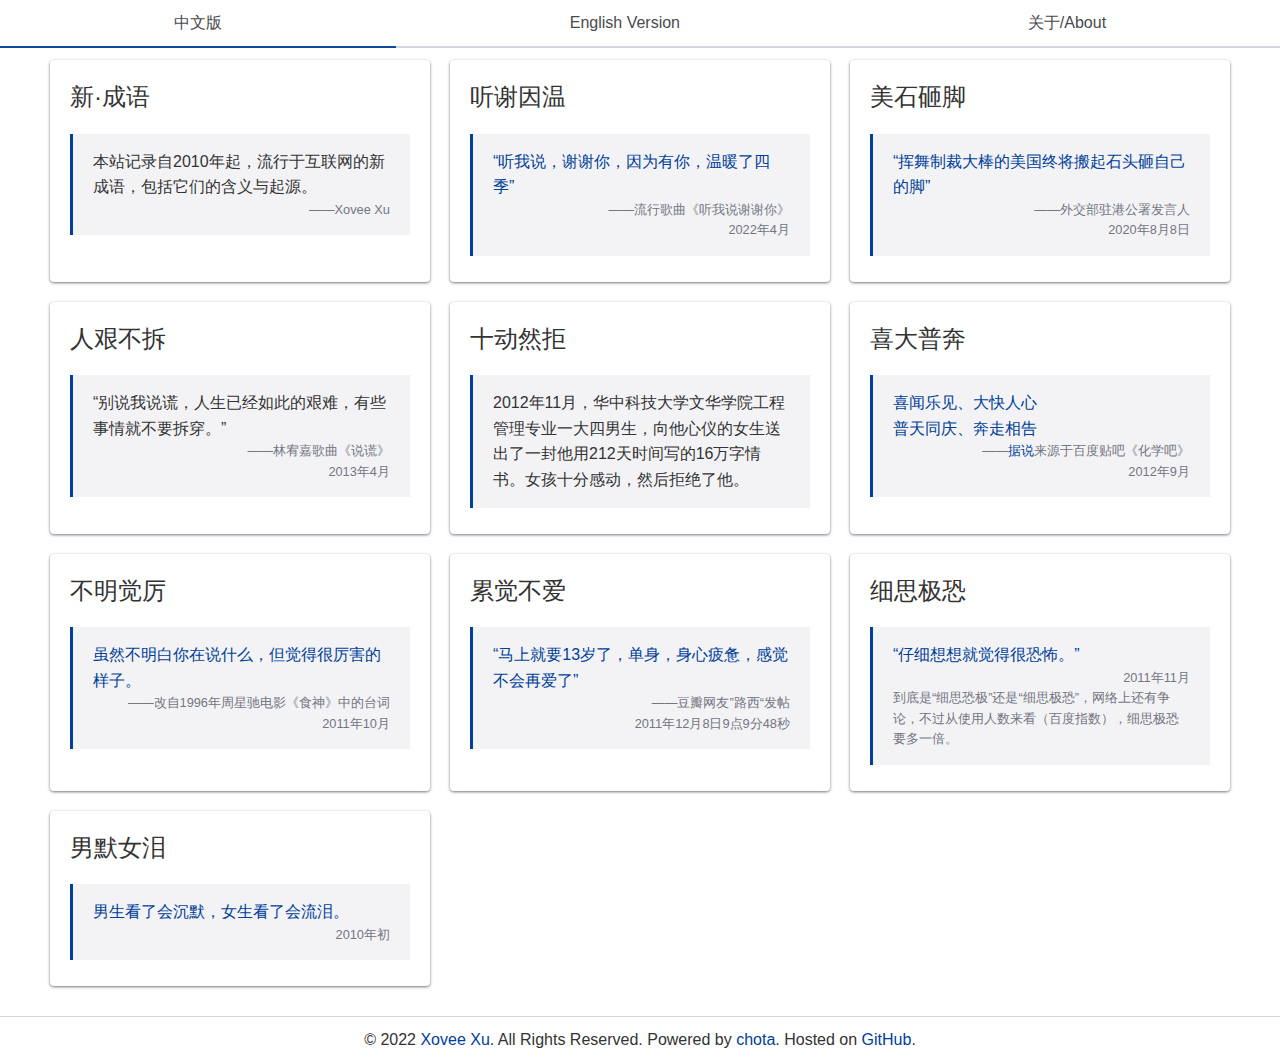
<file: index.html>
<!DOCTYPE html>
<html lang="zh">
<head>
  <meta charset="utf-8">
  <title>新成语 New Chinese Idioms</title>
  <meta name="description" content="记录一些有趣的产生于网络的新成语。">
  <meta name="viewport" content="width=device-width, initial-scale=1">

  <meta property="og:title" content="新成语 New Chinese Idioms">
  <meta property="og:type" content="">
  <meta property="og:url" content="">
  <meta property="og:image" content="">

  <link rel="stylesheet" href="css/normalize.css">
  <!-- <link rel="stylesheet" href="css/style.css"> -->
  <link rel="stylesheet" href="css/chota.css">
  <style>
    nav {margin-bottom: 2rem; overflow: hidden; position: fixed; top: 0; background-color: white; opacity: .95; width: 100%;}
    .main-top {margin-top: 6rem;}
  </style>
</head>

<body>

<nav class='tabs is-full'>
  <a id='nav-zh' onclick='tabShowHide(event, "tab-zh-content")' class='tablinks active'>中文版</a>
  <a id='nav-en' onclick='tabShowHide(event, "tab-en-content")' class='tablinks'>English Version</a>
  <a id='nav-about' onclick='tabShowHide(event, "tab-about-content")' class='tablinks'>关于/About</a>
</nav>

<main class="main-top container">

  <!-- Chinese version -->
  <div class="row tabcontent" id='tab-zh-content'>

    <div class="col-6 col-4-lg card">
      <h3>新·成语</h3>
      <blockquote>
        <p>本站记录自2010年起，流行于互联网的新成语，包括它们的含义与起源。<br>
          <small class='text-grey is-right'>——Xovee Xu</small>
        </p>
      </blockquote>
    </div>

    <div class="col-6 col-4-lg card">
      <h3>听谢因温</h3>
      <blockquote>
        <p><a href="https://baike.baidu.com/item/%E5%90%AC%E6%88%91%E8%AF%B4%E8%B0%A2%E8%B0%A2%E4%BD%A0" target="_blank">“听我说，谢谢你，因为有你，温暖了四季”</a><br>
          <small class="text-grey is-right">——流行歌曲《听我说谢谢你》</small>
          <small class="text-grey is-right">2022年4月</small>
        </p>
      </blockquote>
    </div>

    <div class="col-6 col-4-lg card">
      <h3>美石砸脚</h3>
      <blockquote>
        <p><a href="http://www.xinhuanet.com/gangao/2020-08/08/c_1126343398.htm" target="_blank">“挥舞制裁大棒的美国终将搬起石头砸自己的脚”</a><br>
          <small class="text-grey is-right">——外交部驻港公署发言人</small>
          <small class="text-grey is-right">2020年8月8日</small>
        </p>
      </blockquote>
    </div>

    <div class="col-6 col-4-lg card">
      <h3>人艰不拆</h3>
      <blockquote>
        <p>“别说我说谎，人生已经如此的艰难，有些事情就不要拆穿。”
          <small class="text-grey is-right">——林宥嘉歌曲《说谎》</small>
          <small class="text-grey is-right">2013年4月</small>
        </p>
      </blockquote>
    </div>

    <div class="col-6 col-4-lg card">
      <h3>十动然拒</h3>
      <blockquote>
        <p>2012年11月，华中科技大学文华学院工程管理专业一大四男生，向他心仪的女生送出了一封他用212天时间写的16万字情书。女孩十分感动，然后拒绝了他。</p>
      </blockquote>
    </div>

    <div class="col-6 col-4-lg card">
      <h3>喜大普奔</h3>
      <blockquote>
        <p><a href="https://baike.baidu.com/item/%E5%96%9C%E5%A4%A7%E6%99%AE%E5%A5%94/6212399" target="_blank">喜闻乐见、大快人心<br>普天同庆、奔走相告</a><br>
          <small class="text-grey is-right">——<a href='https://www.zhihu.com/question/23727887/answer/1874623721' target='_blank'>据说</a>来源于百度贴吧《化学吧》</small>
          <small class="text-grey is-right">2012年9月</small>
        </p>
      </blockquote>
    </div>

    <div class="col-6 col-4-lg card">
      <h3>不明觉厉</h3>
      <blockquote>
        <p><a href="https://baike.baidu.com/item/%E8%99%BD%E4%B8%8D%E6%98%8E%EF%BC%8C%E4%BD%86%E8%A7%89%E5%8E%89/5455579" target="_blank">
          虽然不明白你在说什么，但觉得很厉害的样子。</a><br>
          <small class="text-grey is-right">——改自1996年周星驰电影《食神》中的台词</small>
          <small class="text-grey is-right">2011年10月</small>
        </p>
      </blockquote>
    </div>

    <div class="col-6 col-4-lg card">
      <h3>累觉不爱</h3>
      <blockquote>
        <p><a href="https://www.douban.com/group/topic/23952704/" target="_blank">
          “马上就要13岁了，单身，身心疲惫，感觉不会再爱了”</a><br>
          <small class="text-grey is-right">——豆瓣网友”路西“发帖</small>
          <small class="text-grey is-right">2011年12月8日9点9分48秒</small>
        </p>
      </blockquote>
    </div>

    <div class="col-6 col-4-lg card">
      <h3>细思极恐</h3>
      <blockquote>
        <p><a href="https://baike.baidu.com/item/%E7%BB%86%E6%80%9D%E6%81%90%E6%9E%81/9018798" target="_blank">
          “仔细想想就觉得很恐怖。”</a><br>
          <small class="text-grey is-right">2011年11月</small>
          <small class="text-grey is-right">到底是“细思恐极”还是“细思极恐”，网络上还有争论，不过从使用人数来看（百度指数），细思极恐要多一倍。</small>
        </p>
      </blockquote>
    </div>

    <div class="col-6 col-4-lg card">
      <h3>男默女泪</h3>
      <blockquote>
        <p><a href="https://baike.baidu.com/item/%E7%94%B7%E9%BB%98%E5%A5%B3%E6%B3%AA" target="_blank">
          男生看了会沉默，女生看了会流泪。</a><br>
          <small class="text-grey is-right">2010年初</small>
        </p>
      </blockquote>
    </div>

  </div>

  <!-- English version -->
  <div class='row tabcontent' id='tab-en-content'>

    <div class="col-4 card">
        <h3>New Chinese Idioms</h3>
        <blockquote>
          <p>This website records the new Chinese idioms popular since 2010 in the Internet. The explanations/origins of the new idioms are also included.<br>
            <small class='text-grey is-right'>——Xovee Xu</small>
          </p>
        </blockquote>
    </div>

    <div class="col-8 card">
        <h3>Guidance</h3>
        <p>How each card is organized?</p>
        
        <ul>
          <li>Line 1: Original four-word Chinese idiom</li>
          <li>Line 2: Absolute word-to-word Translation</li>
          <li>Line 3: Origin, a related "sentence" or "social event" that motivates the creation of the idiom</li>
          <li>Line 4: English explanation</li>
        </ul>
    </div>

    <div class='col-6 card'>
      <div class='row bd large'>
        <div class='col'>听</div>
        <div class='col'>谢</div>
        <div class='col'>因</div>
        <div class='col'>温</div>
      </div>
      <div class='row'>
        <div class='col'>hear</div>
        <div class='col'>thank</div>
        <div class='col'>because</div>
        <div class='col'>warm</div>
      </div>
      <div class='row'>
        <blockquote>
          <p>This new idiom is from a popular Chinese song's lyric: "<mark>听</mark>我说，<mark>谢</mark>谢你，<mark>因</mark>为有你，<mark>温</mark>暖了四季" from <i>听我说谢谢你</i> by 李昕融. Translation of the lyric: "I want to say, thank you, because of you, (your behaviors) warm the four seasons". The popularity of this song is because during the COVID-19 outbreak in Shanghai city in April 2022, many students are required to sing this song (often with dancing) to show their gratitudes to the epidemic prevention workers after receiving the virus-NAT. Many netizens are sick of those "hypocritical shows".</p>
        </blockquote>
      </div>
      <div class='row'>
        <p>Simply means "Thank you," but with irony.</p>
      </div>
    </div>

    <div class='col-6 card'>
      <div class='row bd large'>
        <div class='col'>美</div>
        <div class='col'>石</div>
        <div class='col'>砸</div>
        <div class='col'>脚</div>
      </div>
      <div class='row'>
        <div class='col'>beauty (USA)</div>
        <div class='col'>rock</div>
        <div class='col'>break/drop</div>
        <div class='col'>foot</div>
      </div>
      <div class='row'>
        <blockquote>
          <p>Many official spokesmans of China (e.g., from the Ministry of Foreign Affairs) often criticize the USA's policies (e.g., the trading war) and quote a Chinese proverb: <i>Lift a rock only to drop it on one's own feet (in Chinese 搬起石头砸自己的脚)</i>, similar to the English proverb <i>shoot oneself in the foot</i>. This new idiom is created by select four key words of the spokesman's speak: The <mark>USA</mark> lifts a <mark>rock</mark> only to <mark>drop</mark> it on his own <mark>feet</mark>. Netizens make jokes like "USA almost runs out of its rocks," "The stones in Yellowstone National Park are all used."
          </p>
        </blockquote>
      </div>
      <div class='row'>
        <p>Criticize USA's China policy, but with irony.</p>
      </div>
    </div>

    <div class='col-6 card'>
      <div class='row bd large'>
        <div class='col'>人</div>
        <div class='col'>艰</div>
        <div class='col'>不</div>
        <div class='col'>拆</div>
      </div>
      <div class='row'>
        <div class='col'>people</div>
        <div class='col'>tough</div>
        <div class='col'>don't</div>
        <div class='col'>debunk</div>
      </div>
      <div class='row'>
        <blockquote>
          <p>This new idiom is originally from Yoga Lin's song <i>lying</i>, the lyric says: "Don't tell me lies, life is already so tough, something don't need to be debunked (in Chinese 别说我说谎，人生已经如此的艰难，有些事情就不要拆穿)." Become popular since April 2013.</p>
        </blockquote>
      </div>
      <div class='row'>
        <p>Meaning: <i>someone</i>'s lot in life is already bad, thus don't expose something (of <i>someone</i>).</p>
      </div>
    </div>

    <div class='col-6 card'>
      <div class='row bd large'>
        <div class='col'>十</div>
        <div class='col'>动</div>
        <div class='col'>然</div>
        <div class='col'>拒</div>
      </div>
      <div class='row'>
        <div class='col'>ten</div>
        <div class='col'>touch</div>
        <div class='col'>however</div>
        <div class='col'>refuse</div>
      </div>
      <div class='row'>
        <blockquote>
          <p>In November 2012, a senior student of the Huazhong University of Science and Technology spent 212 days writing a long love letter (160K words) to a girl. The girl was so touched but refused the boy. </p>
          <p>"Ten" is a symbolic number means "Very" in context. </p>
        </blockquote>
      </div>
      <div class='row'>
        <p>Someone is so touched by something but refuses it.</p>
      </div>
    </div>

    <div class='col-6 card'>
      <div class='row bd large'>
        <div class='col'>喜</div>
        <div class='col'>大</div>
        <div class='col'>普</div>
        <div class='col'>奔</div>
      </div>
      <div class='row'>
        <div class='col'>happiness</div>
        <div class='col'>large</div>
        <div class='col'>universally</div>
        <div class='col'>hurry/run</div>
      </div>
      <div class='row'>
        <blockquote>
          <p>This new idiom is composed by the first word of FOUR individual Chinese idioms. They are <mark>喜</mark>闻乐见, <mark>大</mark>快人心, <mark>普</mark>天同庆, <mark>奔</mark>走相告. Become popular since Sept 2012. </p>
        </blockquote>
      </div>
      <div class='row'>
        <p>The meaning of the four idioms is "We are happy to hear and see the happening of this thing, it is so exciting, everyone should celebrate that, go around and tell others this thing." In short, this idiom menas "THIS is a very good thing, everyone should be happy and share this thing to others."</p>
      </div>
    </div>


    <div class='col-6 card'>
      <div class='row bd large'>
        <div class='col'>不</div>
        <div class='col'>明</div>
        <div class='col'>觉</div>
        <div class='col'>厉</div>
      </div>
      <div class='row'>
        <div class='col'>don't</div>
        <div class='col'>know</div>
        <div class='col'>feel</div>
        <div class='col'>brilliant</div>
      </div>
      <div class='row'>
        <blockquote>
          <p>This new idiom is originally from a movie's dialogue "Although I don't know what you're saying, but I feel what you said is great (虽然<mark>不明</mark>白你在说什么，但<mark>觉</mark>得很<mark>厉</mark>害的样子)." The netizens short the sentence to a four-word idiom. Become popular since Oct 2011.</p>
        </blockquote>
      </div>
      <div class='row'>
        <p>Describe somethings unclear but looks very amazing.</p>
      </div>
    </div>

    <div class='col-6 card'>
      <div class='row bd large'>
        <div class='col'>累</div>
        <div class='col'>觉</div>
        <div class='col'>不</div>
        <div class='col'>爱</div>
      </div>
      <div class='row'>
        <div class='col'>tired</div>
        <div class='col'>feel</div>
        <div class='col'>no</div>
        <div class='col'>love</div>
      </div>
      <div class='row'>
        <blockquote>
          <p>This new idiom is from a <a href='https://www.douban.com/' target='_blank'>Douban</a> post by Lucy, where he says "I almost 13 years old, single, feeling tired both body and mind, and is unable to love (马上就要13岁了，单身，身心疲惫，感<mark>觉不</mark>会再<mark>爱</mark>了)." Then the netizens short the sentence to a four-word idiom. Become popular since 2013.</p>
        </blockquote>
      </div>
    </div>

    <div class='col-6 card'>
      <div class='row bd large'>
        <div class='col'>细</div>
        <div class='col'>思</div>
        <div class='col'>极</div>
        <div class='col'>恐</div>
      </div>
      <div class='row'>
        <div class='col'>careful</div>
        <div class='col'>think</div>
        <div class='col'>extremely</div>
        <div class='col'>terrfied</div>
      </div>
      <div class='row'>
        <blockquote>
          <p>This new idiom is from a popular sentence: "When I carefuly think about this, I feel extremely terrifid." Then the netizens short the sentence to a four-word idiom. Become popular since 2011. Also known as "细思恐极".</p>
        </blockquote>
      </div>
    </div>

    <div class='col-6 card'>
      <div class='row bd large'>
        <div class='col'>男</div>
        <div class='col'>默</div>
        <div class='col'>女</div>
        <div class='col'>泪</div>
      </div>
      <div class='row'>
        <div class='col'>male</div>
        <div class='col'>silent</div>
        <div class='col'>female</div>
        <div class='col'>weep</div>
      </div>
      <div class='row'>
        <blockquote>
          <p>This new idiom is usually to be used in news headlines describing something triggers "the man to keep silent and the woman to try," often with a sense of humor and related to lovers-relationship. </p>
        </blockquote>
      </div>
    </div>




  </div>

  <!-- About -->
  <div class='tabcontent row' id='tab-about-content'>

    <div class='col-12 card'>
      <div class='row'>
        <div class='col'>
          <h3>关于本站</h3>
          <p>正在写呢。。。</p>
        </div>
        <div class='col'>
          <h3>About This Website</h3>
          <p>The popularity of new Chinese idioms since 2013 triggered tremendous debates among netizens, language experts, as well as <a href='http://ent.people.com.cn/n/2014/1208/c1012-26165074.html' target='_blank'>official newspapers</a> run by the government. Within almost ten years of development... (Under construction)</p>
        </div>
      </div>
      
    </div>

    <div class='col-6 col-4-lg card'>
      <h3>选择标准 Inclusion Criteria</h3>
      <p>成语的使用较为流行，使用范围较广。对于已经流行了几年的成语，它们仍有相当的热度。</p>
      <p>The using of the new idiom is popular, the use scope is broad, For relatively old idioms (several years), their popularity is standing.</p>
    </div>

    <div class='col-6 col-4-lg card'>
      <h3>贡献 Contribution</h3>
      <p><a href='mailto:xovee@ieee.org'>发邮件</a>或者在<a href='https://github.com/Xovee/nci' target='_blank'>Github</a>上提交PR。</p>
      <p><a href='mailto:xovee@ieee.org'>Send me email</a> or create pull request at <a href='https://github.com/Xovee/nci' target='_blank'>Github</a>.</p>
    </div>

    <div class="col-6 col-4-lg card">
        <h3>Xovee Xu</h3>
        <picture class="row">
          <source type="image/webp" srcset="img/avatar-2320.webp 2320w, img/avatar-1200.webp 1200w, img/avatar-800.webp 800w, img/avatar-400.webp 400w" sizes="(max-width: 599px) 90vw, (max-width: 1199px) 20vw, 10vw">
          <img class="col-4" src="img/avatar.jpeg" alt="avatar">
          <p class="col-8">Xovee Xu is the creator and maintainer of this website. He is a PhD student of UESTC, Chengdu, China.</p>
        </picture>
        <hr>
        <footer class="is-right">
          <a class="button" href="mailto:xovee@ieee.org">Email</a>
          <a class="button" href="https://xovee.cn" target="_blank" style="background-color: #004098; color: white;">Homepage</a>
        </footer>
    </div>

</div>
</main>

<hr>

<footer class="page-footer brown lighten-4">
  <div class="container grey-text text-center" style='padding-bottom: 1rem;'>
  © 2022 <a href="https:/xovee.cn" target="_blank">Xovee Xu</a>. All Rights Reserved. Powered by <a href="https://jenil.github.io/chota" target="_blank">chota</a>. Hosted on <a href='https://github.com/Xovee/nci' target='_blank'>GitHub</a>.
  </div>
</footer>

<script>
  function tabShowHide(evt, tabName) {
    // hide all content
    tabcontent = document.getElementsByClassName('tabcontent');
    for (i = 0; i < tabcontent.length; i++) {
      tabcontent[i].style.display = 'none';
    }

    // remove all active status
    tablinks = document.getElementsByClassName('tablinks');
    for (i = 0; i < tablinks.length; i++) {
      tablinks[i].className = tablinks[i].className.replace(" active", "");
    }

    // show current tab content, add active class
    document.getElementById(tabName).style.display = 'flex';
    evt.currentTarget.className += " active";
  }

  document.getElementById('nav-zh').click();
</script>

<!-- Google Analytics -->
<script async src="https://www.googletagmanager.com/gtag/js?id=G-RKRTC1TG5F"></script>
<script>
    window.dataLayer = window.dataLayer || [];
    function gtag(){dataLayer.push(arguments);}
    gtag('js', new Date());

    gtag('config', 'G-RKRTC1TG5F');
</script>

</body>
</html>
</file>
<file: css/chota.css>
/*! chota.css v0.8.0 | MIT License | github.com/jenil/chota */
:root {
  --bg-color: #ffffff;
  --bg-secondary-color: #f3f3f6;
  --color-primary: #004098;
  --color-lightGrey: #d2d6dd;
  --color-grey: #747681;
  --color-darkGrey: #3f4144;
  --color-error: #d43939;
  --color-success: #28bd14;
  --grid-maxWidth: 120rem;
  --grid-gutter: 2rem;
  --font-size: 1.6rem;
  --font-color: #333333;
  --font-family-sans: -apple-system, BlinkMacSystemFont, Avenir, "Avenir Next",
    "Segoe UI", "Roboto", "Oxygen", "Ubuntu", "Cantarell", "Fira Sans",
    "Droid Sans", "Helvetica Neue", sans-serif;
  --font-family-mono: monaco, "Consolas", "Lucida Console", monospace;
}
html {
  -webkit-box-sizing: border-box;
          box-sizing: border-box;
  font-size: 62.5%;
  line-height: 1.15;
  -ms-text-size-adjust: 100%;
  -webkit-text-size-adjust: 100%;
}
*, *:before, *:after {
  -webkit-box-sizing: inherit;
          box-sizing: inherit;
}
* {
  scrollbar-width: thin;
  scrollbar-color: var(--color-lightGrey) var(--bg-primary);
}
*::-webkit-scrollbar {
  width: 8px;
}
*::-webkit-scrollbar-track {
  background: var(--bg-primary);
}
*::-webkit-scrollbar-thumb {
  background: var(--color-lightGrey);
}
body {
  background-color: var(--bg-color);
  line-height: 1.6;
  font-size: var(--font-size);
  color: var(--font-color);
  font-family: "Segoe UI", "Helvetica Neue", sans-serif; /*fallback*/
  font-family: var(--font-family-sans);
  margin: 0;
  padding: 0;
}
mark {
    background-color: #5b8acb;
    color: white;
    padding: .25rem .4rem;
    margin: auto .15rem;
}
h1,
h2,
h3,
h4,
h5,
h6 {
  font-weight: 500;
  margin: 0.35em 0 0.7em 0;
}
.large {
    font-size: 2rem;
}
h1 {
  font-size: 2em;
}
h2 {
  font-size: 1.75em;
}
h3 {
  font-size: 1.5em;
}
h4 {
  font-size: 1.25em;
}
h5 {
  font-size: 1em;
}
h6 {
  font-size: 0.85em;
}
a {
  color: var(--color-primary);
  text-decoration: none;
}
a:hover:not(.button) {
  opacity: 0.75;
}
button {
  font-family: inherit;
}
p {
  margin-top: 0;
}
blockquote {
  background-color: var(--bg-secondary-color);
  padding: 1.5rem 2rem;
  border-left: 3px solid var(--color-primary);
  margin-left: 0;
  margin-right: 0;
}
dl dt, .bd {
  font-weight: bold;
}
hr {
  border: none;
  background-color: var(--color-lightGrey);
  height: 1px;
  margin: 1rem 0;
}
table {
  width: 100%;
  border: none;
  border-collapse: collapse;
  border-spacing: 0;
  text-align: left;
}
table.striped tr:nth-of-type(2n) {
  background-color: var(--bg-secondary-color);
}
td,
th {
  vertical-align: middle;
  padding: 1.2rem 0.4rem;
}
thead {
  border-bottom: 2px solid var(--color-lightGrey);
}
tfoot {
  border-top: 2px solid var(--color-lightGrey);
}
code,
kbd,
pre,
samp,
tt {
  font-family: var(--font-family-mono);
}
code,
kbd {
  padding: 0 0.4rem;
  font-size: 90%;
  white-space: pre-wrap;
  border-radius: 4px;
  padding: 0.2em 0.4em;
  background-color: var(--bg-secondary-color);
  color: var(--color-error);
}
pre {
  background-color: var(--bg-secondary-color);
  font-size: 1em;
  padding: 1rem;
  overflow-x: auto;
}
pre code {
  background: none;
  padding: 0;
}
abbr[title] {
  border-bottom: none;
  text-decoration: underline;
  -webkit-text-decoration: underline dotted;
          text-decoration: underline dotted;
}
img {
  max-width: 100%;
}
fieldset {
  border: 1px solid var(--color-lightGrey);
}
iframe {
  border: 0;
}
.container {
    max-width: var(--grid-maxWidth);
    margin: 0 auto;
    width: 96%;
    padding: 0 calc(var(--grid-gutter) / 2);
}
.row {
    display: -webkit-box;
    display: -ms-flexbox;
    display: flex;
    -webkit-box-orient: horizontal;
    -webkit-box-direction: normal;
        -ms-flex-flow: row wrap;
            flex-flow: row wrap;
    -webkit-box-pack: start;
        -ms-flex-pack: start;
            justify-content: flex-start;
    margin-left: calc(var(--grid-gutter) / -2);
    margin-right: calc(var(--grid-gutter) / -2);
}
.row.reverse {
    -webkit-box-orient: horizontal;
    -webkit-box-direction: reverse;
        -ms-flex-direction: row-reverse;
            flex-direction: row-reverse;
}
.col {
    -webkit-box-flex: 1;
        -ms-flex: 1;
            flex: 1;
}
.col,
[class*=" col-"],
[class^='col-'] {
    margin: 0 calc(var(--grid-gutter) / 2) calc(var(--grid-gutter) / 2);
}
.col-1 {
    -webkit-box-flex: 0;
        -ms-flex: 0 0 calc((100% / (12/1)) - var(--grid-gutter));
            flex: 0 0 calc((100% / (12/1)) - var(--grid-gutter));
    max-width: calc((100% / (12/1)) - var(--grid-gutter));
}
.col-2 {
    -webkit-box-flex: 0;
        -ms-flex: 0 0 calc((100% / (12/2)) - var(--grid-gutter));
            flex: 0 0 calc((100% / (12/2)) - var(--grid-gutter));
    max-width: calc((100% / (12/2)) - var(--grid-gutter));
}
.col-3 {
    -webkit-box-flex: 0;
        -ms-flex: 0 0 calc((100% / (12/3)) - var(--grid-gutter));
            flex: 0 0 calc((100% / (12/3)) - var(--grid-gutter));
    max-width: calc((100% / (12/3)) - var(--grid-gutter));
}
.col-4 {
    -webkit-box-flex: 0;
        -ms-flex: 0 0 calc((100% / (12/4)) - var(--grid-gutter));
            flex: 0 0 calc((100% / (12/4)) - var(--grid-gutter));
    max-width: calc((100% / (12/4)) - var(--grid-gutter));
}
.col-5 {
    -webkit-box-flex: 0;
        -ms-flex: 0 0 calc((100% / (12/5)) - var(--grid-gutter));
            flex: 0 0 calc((100% / (12/5)) - var(--grid-gutter));
    max-width: calc((100% / (12/5)) - var(--grid-gutter));
}
.col-6 {
    -webkit-box-flex: 0;
        -ms-flex: 0 0 calc((100% / (12/6)) - var(--grid-gutter));
            flex: 0 0 calc((100% / (12/6)) - var(--grid-gutter));
    max-width: calc((100% / (12/6)) - var(--grid-gutter));
}
.col-7 {
    -webkit-box-flex: 0;
        -ms-flex: 0 0 calc((100% / (12/7)) - var(--grid-gutter));
            flex: 0 0 calc((100% / (12/7)) - var(--grid-gutter));
    max-width: calc((100% / (12/7)) - var(--grid-gutter));
}
.col-8 {
    -webkit-box-flex: 0;
        -ms-flex: 0 0 calc((100% / (12/8)) - var(--grid-gutter));
            flex: 0 0 calc((100% / (12/8)) - var(--grid-gutter));
    max-width: calc((100% / (12/8)) - var(--grid-gutter));
}
.col-9 {
    -webkit-box-flex: 0;
        -ms-flex: 0 0 calc((100% / (12/9)) - var(--grid-gutter));
            flex: 0 0 calc((100% / (12/9)) - var(--grid-gutter));
    max-width: calc((100% / (12/9)) - var(--grid-gutter));
}
.col-10 {
    -webkit-box-flex: 0;
        -ms-flex: 0 0 calc((100% / (12/10)) - var(--grid-gutter));
            flex: 0 0 calc((100% / (12/10)) - var(--grid-gutter));
    max-width: calc((100% / (12/10)) - var(--grid-gutter));
}
.col-11 {
    -webkit-box-flex: 0;
        -ms-flex: 0 0 calc((100% / (12/11)) - var(--grid-gutter));
            flex: 0 0 calc((100% / (12/11)) - var(--grid-gutter));
    max-width: calc((100% / (12/11)) - var(--grid-gutter));
}
.col-12 {
    -webkit-box-flex: 0;
        -ms-flex: 0 0 calc((100% / (12/12)) - var(--grid-gutter));
            flex: 0 0 calc((100% / (12/12)) - var(--grid-gutter));
    max-width: calc((100% / (12/12)) - var(--grid-gutter));
}
@media screen and (max-width: 599px) {
    .container {
        width: 100%;
    }

    .col,
    [class*="col-"],
    [class^='col-'] {
        -webkit-box-flex: 0;
            -ms-flex: 0 1 100%;
                flex: 0 1 100%;
        max-width: 100%;
    }
}
@media screen and (min-width: 900px) {
    .col-1-md {
        -webkit-box-flex: 0;
            -ms-flex: 0 0 calc((100% / (12/1)) - var(--grid-gutter));
                flex: 0 0 calc((100% / (12/1)) - var(--grid-gutter));
        max-width: calc((100% / (12/1)) - var(--grid-gutter));
    }

    .col-2-md {
        -webkit-box-flex: 0;
            -ms-flex: 0 0 calc((100% / (12/2)) - var(--grid-gutter));
                flex: 0 0 calc((100% / (12/2)) - var(--grid-gutter));
        max-width: calc((100% / (12/2)) - var(--grid-gutter));
    }

    .col-3-md {
        -webkit-box-flex: 0;
            -ms-flex: 0 0 calc((100% / (12/3)) - var(--grid-gutter));
                flex: 0 0 calc((100% / (12/3)) - var(--grid-gutter));
        max-width: calc((100% / (12/3)) - var(--grid-gutter));
    }

    .col-4-md {
        -webkit-box-flex: 0;
            -ms-flex: 0 0 calc((100% / (12/4)) - var(--grid-gutter));
                flex: 0 0 calc((100% / (12/4)) - var(--grid-gutter));
        max-width: calc((100% / (12/4)) - var(--grid-gutter));
    }

    .col-5-md {
        -webkit-box-flex: 0;
            -ms-flex: 0 0 calc((100% / (12/5)) - var(--grid-gutter));
                flex: 0 0 calc((100% / (12/5)) - var(--grid-gutter));
        max-width: calc((100% / (12/5)) - var(--grid-gutter));
    }

    .col-6-md {
        -webkit-box-flex: 0;
            -ms-flex: 0 0 calc((100% / (12/6)) - var(--grid-gutter));
                flex: 0 0 calc((100% / (12/6)) - var(--grid-gutter));
        max-width: calc((100% / (12/6)) - var(--grid-gutter));
    }

    .col-7-md {
        -webkit-box-flex: 0;
            -ms-flex: 0 0 calc((100% / (12/7)) - var(--grid-gutter));
                flex: 0 0 calc((100% / (12/7)) - var(--grid-gutter));
        max-width: calc((100% / (12/7)) - var(--grid-gutter));
    }

    .col-8-md {
        -webkit-box-flex: 0;
            -ms-flex: 0 0 calc((100% / (12/8)) - var(--grid-gutter));
                flex: 0 0 calc((100% / (12/8)) - var(--grid-gutter));
        max-width: calc((100% / (12/8)) - var(--grid-gutter));
    }

    .col-9-md {
        -webkit-box-flex: 0;
            -ms-flex: 0 0 calc((100% / (12/9)) - var(--grid-gutter));
                flex: 0 0 calc((100% / (12/9)) - var(--grid-gutter));
        max-width: calc((100% / (12/9)) - var(--grid-gutter));
    }

    .col-10-md {
        -webkit-box-flex: 0;
            -ms-flex: 0 0 calc((100% / (12/10)) - var(--grid-gutter));
                flex: 0 0 calc((100% / (12/10)) - var(--grid-gutter));
        max-width: calc((100% / (12/10)) - var(--grid-gutter));
    }

    .col-11-md {
        -webkit-box-flex: 0;
            -ms-flex: 0 0 calc((100% / (12/11)) - var(--grid-gutter));
                flex: 0 0 calc((100% / (12/11)) - var(--grid-gutter));
        max-width: calc((100% / (12/11)) - var(--grid-gutter));
    }

    .col-12-md {
        -webkit-box-flex: 0;
            -ms-flex: 0 0 calc((100% / (12/12)) - var(--grid-gutter));
                flex: 0 0 calc((100% / (12/12)) - var(--grid-gutter));
        max-width: calc((100% / (12/12)) - var(--grid-gutter));
    }
}
@media screen and (min-width: 1200px) {
    .col-1-lg {
        -webkit-box-flex: 0;
            -ms-flex: 0 0 calc((100% / (12/1)) - var(--grid-gutter));
                flex: 0 0 calc((100% / (12/1)) - var(--grid-gutter));
        max-width: calc((100% / (12/1)) - var(--grid-gutter));
    }

    .col-2-lg {
        -webkit-box-flex: 0;
            -ms-flex: 0 0 calc((100% / (12/2)) - var(--grid-gutter));
                flex: 0 0 calc((100% / (12/2)) - var(--grid-gutter));
        max-width: calc((100% / (12/2)) - var(--grid-gutter));
    }

    .col-3-lg {
        -webkit-box-flex: 0;
            -ms-flex: 0 0 calc((100% / (12/3)) - var(--grid-gutter));
                flex: 0 0 calc((100% / (12/3)) - var(--grid-gutter));
        max-width: calc((100% / (12/3)) - var(--grid-gutter));
    }

    .col-4-lg {
        -webkit-box-flex: 0;
            -ms-flex: 0 0 calc((100% / (12/4)) - var(--grid-gutter));
                flex: 0 0 calc((100% / (12/4)) - var(--grid-gutter));
        max-width: calc((100% / (12/4)) - var(--grid-gutter));
    }

    .col-5-lg {
        -webkit-box-flex: 0;
            -ms-flex: 0 0 calc((100% / (12/5)) - var(--grid-gutter));
                flex: 0 0 calc((100% / (12/5)) - var(--grid-gutter));
        max-width: calc((100% / (12/5)) - var(--grid-gutter));
    }

    .col-6-lg {
        -webkit-box-flex: 0;
            -ms-flex: 0 0 calc((100% / (12/6)) - var(--grid-gutter));
                flex: 0 0 calc((100% / (12/6)) - var(--grid-gutter));
        max-width: calc((100% / (12/6)) - var(--grid-gutter));
    }

    .col-7-lg {
        -webkit-box-flex: 0;
            -ms-flex: 0 0 calc((100% / (12/7)) - var(--grid-gutter));
                flex: 0 0 calc((100% / (12/7)) - var(--grid-gutter));
        max-width: calc((100% / (12/7)) - var(--grid-gutter));
    }

    .col-8-lg {
        -webkit-box-flex: 0;
            -ms-flex: 0 0 calc((100% / (12/8)) - var(--grid-gutter));
                flex: 0 0 calc((100% / (12/8)) - var(--grid-gutter));
        max-width: calc((100% / (12/8)) - var(--grid-gutter));
    }

    .col-9-lg {
        -webkit-box-flex: 0;
            -ms-flex: 0 0 calc((100% / (12/9)) - var(--grid-gutter));
                flex: 0 0 calc((100% / (12/9)) - var(--grid-gutter));
        max-width: calc((100% / (12/9)) - var(--grid-gutter));
    }

    .col-10-lg {
        -webkit-box-flex: 0;
            -ms-flex: 0 0 calc((100% / (12/10)) - var(--grid-gutter));
                flex: 0 0 calc((100% / (12/10)) - var(--grid-gutter));
        max-width: calc((100% / (12/10)) - var(--grid-gutter));
    }

    .col-11-lg {
        -webkit-box-flex: 0;
            -ms-flex: 0 0 calc((100% / (12/11)) - var(--grid-gutter));
                flex: 0 0 calc((100% / (12/11)) - var(--grid-gutter));
        max-width: calc((100% / (12/11)) - var(--grid-gutter));
    }

    .col-12-lg {
        -webkit-box-flex: 0;
            -ms-flex: 0 0 calc((100% / (12/12)) - var(--grid-gutter));
                flex: 0 0 calc((100% / (12/12)) - var(--grid-gutter));
        max-width: calc((100% / (12/12)) - var(--grid-gutter));
    }
}
fieldset {
  padding: 0.5rem 2rem;
}
legend {
  text-transform: uppercase;
  font-size: 0.8em;
  letter-spacing: 0.1rem;
}
input:not([type="checkbox"]):not([type="radio"]):not([type="submit"]):not([type="color"]):not([type="button"]):not([type="reset"]),
select,
textarea,
textarea[type="text"] {
  font-family: inherit;
  padding: 0.8rem 1rem;
  border-radius: 4px;
  border: 1px solid var(--color-lightGrey);
  font-size: 1em;
  -webkit-transition: all 0.2s ease;
  transition: all 0.2s ease;
  display: block;
  width: 100%;
}
input:not([type="checkbox"]):not([type="radio"]):not([type="submit"]):not([type="color"]):not([type="button"]):not([type="reset"]):not(:disabled):hover,
select:hover,
textarea:hover,
textarea[type="text"]:hover {
  border-color: var(--color-grey);
}
input:not([type="checkbox"]):not([type="radio"]):not([type="submit"]):not([type="color"]):not([type="button"]):not([type="reset"]):focus,
select:focus,
textarea:focus,
textarea[type="text"]:focus {
  outline: none;
  border-color: var(--color-primary);
  -webkit-box-shadow: 0 0 1px var(--color-primary);
          box-shadow: 0 0 1px var(--color-primary);
}
input.error:not([type="checkbox"]):not([type="radio"]):not([type="submit"]):not([type="color"]):not([type="button"]):not([type="reset"]),
textarea.error {
  border-color: var(--color-error);
}
input.success:not([type="checkbox"]):not([type="radio"]):not([type="submit"]):not([type="color"]):not([type="button"]):not([type="reset"]),
textarea.success {
  border-color: var(--color-success);
}
select {
  -webkit-appearance: none;
  background: #f3f3f6 no-repeat 100%;
  background-size: 1ex;
  background-origin: content-box;
  background-image: url("data:image/svg+xml;utf8,<svg xmlns='http://www.w3.org/2000/svg' width='60' height='40' fill='%23555'><polygon points='0,0 60,0 30,40'/></svg>");
}
[type="checkbox"],
[type="radio"] {
  width: 1.6rem;
  height: 1.6rem;
}
/* BUTTONS */
.button,
[type="button"],
[type="reset"],
[type="submit"],
button {
  padding: 1rem 2.5rem;
  color: var(--color-darkGrey);
  background: var(--color-lightGrey);
  border-radius: 4px;
  border: 1px solid transparent;
  font-size: var(--font-size);
  line-height: 1;
  text-align: center;
  -webkit-transition: opacity 0.2s ease;
  transition: opacity 0.2s ease;
  text-decoration: none;
  -webkit-transform: scale(1);
          transform: scale(1);
  display: inline-block;
  cursor: pointer;
}
.grouped {
  display: -webkit-box;
  display: -ms-flexbox;
  display: flex;
}
.grouped > *:not(:last-child) {
  margin-right: 16px;
}
.grouped.gapless > * {
  margin: 0 0 0 -1px !important;
  border-radius:0 !important;
}
.grouped.gapless > *:first-child {
  margin: 0 !important;
  border-radius:4px 0 0 4px !important;
}
.grouped.gapless > *:last-child {
  border-radius:0 4px 4px 0 !important;
}
.button + .button {
  margin-left: 1rem;
}
.button:hover,
[type="button"]:hover,
[type="reset"]:hover,
[type="submit"]:hover,
button:hover {
  opacity: 0.8;
}
.button:active,
[type="button"]:active,
[type="reset"]:active,
[type="submit"]:active,
button:active {
  -webkit-transform: scale(0.98);
          transform: scale(0.98);
}
input:disabled,
button:disabled,
input:disabled:hover,
button:disabled:hover {
  opacity: 0.4;
  cursor: not-allowed;
}
.button.primary,
.button.secondary,
.button.dark,
.button.error,
.button.success,
[type="submit"] {
  color: #fff;
  z-index: 1; /* hightlight from other button's border when grouped */
  background-color: #000;
  background-color: var(--color-primary);
}
.button.secondary {
  background-color: var(--color-grey);
}
.button.dark {
  background-color: var(--color-darkGrey);
}
.button.error {
  background-color: var(--color-error);
}
.button.success {
  background-color: var(--color-success);
}
.button.outline {
  background-color: transparent;
  border-color: var(--color-lightGrey);
}
.button.outline.primary {
  border-color: var(--color-primary);
  color: var(--color-primary);
}
.button.outline.secondary {
  border-color: var(--color-grey);
  color: var(--color-grey);
}
.button.outline.dark {
  border-color: var(--color-darkGrey);
  color: var(--color-darkGrey);
}
.button.clear {
  background-color: transparent;
  border-color: transparent;
  color: var(--color-primary);
}
.button.icon {
  display: -webkit-inline-box;
  display: -ms-inline-flexbox;
  display: inline-flex;
  -webkit-box-align: center;
      -ms-flex-align: center;
          align-items: center;
}
.button.icon > img {
  margin-left: 2px;
}
.button.icon-only {
  padding: 1rem;
}
::-webkit-input-placeholder {
  color: #bdbfc4;
}
::-moz-placeholder {
  color: #bdbfc4;
}
:-ms-input-placeholder {
  color: #bdbfc4;
}
::-ms-input-placeholder {
  color: #bdbfc4;
}
::placeholder {
  color: #bdbfc4;
}
.nav {
    display: -webkit-box;
    display: -ms-flexbox;
    display: flex;
    min-height: 5rem;
    -webkit-box-align: stretch;
        -ms-flex-align: stretch;
            align-items: stretch;
}
.nav img {
    max-height: 3rem;
}
.nav>.container {
    display: -webkit-box;
    display: -ms-flexbox;
    display: flex;
}
.nav-center,
.nav-left,
.nav-right {
    display: -webkit-box;
    display: -ms-flexbox;
    display: flex;
    -webkit-box-flex: 1;
        -ms-flex: 1;
            flex: 1;
}
.nav-left {
    -webkit-box-pack: start;
        -ms-flex-pack: start;
            justify-content: flex-start;
}
.nav-right {
    -webkit-box-pack: end;
        -ms-flex-pack: end;
            justify-content: flex-end;
}
.nav-center {
    -webkit-box-pack: center;
        -ms-flex-pack: center;
            justify-content: center;
}
@media screen and (max-width: 480px) {
    .nav,
    .nav>.container {
        -webkit-box-orient: vertical;
        -webkit-box-direction: normal;
            -ms-flex-direction: column;
                flex-direction: column;
    }
    .nav-center,
    .nav-left,
    .nav-right {
        -ms-flex-wrap: wrap;
            flex-wrap: wrap;
        -webkit-box-pack: center;
            -ms-flex-pack: center;
                justify-content: center;
    }
}
.nav a,
.nav .brand {
    text-decoration: none;
    display: -webkit-box;
    display: -ms-flexbox;
    display: flex;
    -webkit-box-align: center;
        -ms-flex-align: center;
            align-items: center;
    padding: 1rem 2rem;
    color: var(--color-darkGrey);
}
.nav [aria-current="page"]:not(.button),
.nav .active:not(.button) {
    color: #000; /* fallback */
    color: var(--color-primary);
}
.nav .brand {
    font-size: 1.75em;
    padding-top: 0;
    padding-bottom: 0;
}
.nav .brand img {
    padding-right: 1rem;
}
.nav .button {
    margin: auto 1rem;
}
.card {
  margin-bottom: 2rem;
  padding: 1rem 2rem;
  border-radius: 4px;
  background: var(--bg-color);
  -webkit-box-shadow: 0 1px 3px var(--color-grey);
          box-shadow: 0 1px 3px var(--color-grey);
}
.card p:last-child {
  margin: 0;
}
.card header > * {
  margin-top: 0;
  margin-bottom: 1rem;
}
.tabs {
    display: -webkit-box;
    display: -ms-flexbox;
    display: flex;
}
.tabs a {
    text-decoration: none;
}
.tabs > .dropdown > summary,
.tabs > a {
    padding: 1rem 2rem;
    -webkit-box-flex: 0;
        -ms-flex: 0 1 auto;
            flex: 0 1 auto;
    color: var(--color-darkGrey);
    border-bottom: 2px solid var(--color-lightGrey);
    text-align: center;
}
.tabs > a[aria-current="page"],
.tabs > a.active,
.tabs > a:hover {
    opacity: 1;
    border-bottom: 2px solid #f57c40;
}
.tabs > a[aria-current="page"],
.tabs > a.active {
    border-color: var(--color-primary);
}
.tabs.is-full a {
    -webkit-box-flex: 1;
        -ms-flex: 1 1 auto;
            flex: 1 1 auto;
}
.tag {
  display: inline-block;
  border: 1px solid var(--color-lightGrey);
  text-transform: uppercase;
  color: var(--color-grey);
  padding: 0.5rem;
  line-height: 1;
  letter-spacing: 0.5px;
}
.tag.is-small {
  padding: 0.4rem;
  font-size: 0.75em;
}
.tag.is-large {
  padding: 0.7rem;
  font-size: 1.125em;
}
.tag+.tag {
  margin-left: 1rem;
}
details.dropdown {
  position: relative;
  display: inline-block;
}
details.dropdown > :last-child {
  position: absolute;
  left: 0;
  white-space: nowrap;
}
/* Colors */
.bg-primary {
    background-color: var(--color-primary) !important;
}
.bg-light {
    background-color: var(--color-lightGrey) !important;
}
.bg-dark {
    background-color: var(--color-darkGrey) !important;
}
.bg-grey {
    background-color: var(--color-grey) !important;
}
.bg-error {
    background-color: var(--color-error) !important;
}
.bg-success {
    background-color: var(--color-success) !important;
}
.bd-primary {
    border: 1px solid var(--color-primary) !important;
}
.bd-light {
    border: 1px solid var(--color-lightGrey) !important;
}
.bd-dark {
    border: 1px solid var(--color-darkGrey) !important;
}
.bd-grey {
    border: 1px solid var(--color-grey) !important;
}
.bd-error {
    border: 1px solid var(--color-error) !important;
}
.bd-success {
    border: 1px solid var(--color-success) !important;
}
.text-primary {
    color: var(--color-primary) !important;
}
.text-light {
    color: var(--color-lightGrey) !important;
}
.text-dark {
    color: var(--color-darkGrey) !important;
}
.text-grey {
    color: var(--color-grey) !important;
}
.text-error {
    color: var(--color-error) !important;
}
.text-success {
    color: var(--color-success) !important;
}
.text-white {
    color: #fff !important;
}
/* Position & alignment */
.pull-right {
    float: right !important;
}
.pull-left {
    float: left !important;
}
.text-center {
    text-align: center;
}
.text-left {
    text-align: left;
}
.text-right {
    text-align: right;
}
.text-justify {
    text-align: justify;
}
.text-uppercase {
    text-transform: uppercase;
}
.text-lowercase {
    text-transform: lowercase;
}
.text-capitalize {
    text-transform: capitalize;
}
.is-full-screen {
    width: 100%;
    min-height: 100vh;
}
.is-full-width {
    width: 100% !important;
}
.is-vertical-align {
    display: -webkit-box;
    display: -ms-flexbox;
    display: flex;
    -webkit-box-align: center;
        -ms-flex-align: center;
            align-items: center;
}
.is-horizontal-align {
    display: -webkit-box;
    display: -ms-flexbox;
    display: flex;
    -webkit-box-pack: center;
        -ms-flex-pack: center;
            justify-content: center;
}
.is-center {
    display: -webkit-box;
    display: -ms-flexbox;
    display: flex;
    -webkit-box-align: center;
        -ms-flex-align: center;
            align-items: center;
    -webkit-box-pack: center;
        -ms-flex-pack: center;
            justify-content: center;
}
.is-right {
    display: -webkit-box;
    display: -ms-flexbox;
    display: flex;
    -webkit-box-align: center;
        -ms-flex-align: center;
            align-items: center;
    -webkit-box-pack: end;
        -ms-flex-pack: end;
            justify-content: flex-end;
}
.is-left {
    display: -webkit-box;
    display: -ms-flexbox;
    display: flex;
    -webkit-box-align: center;
        -ms-flex-align: center;
            align-items: center;
    -webkit-box-pack: start;
        -ms-flex-pack: start;
            justify-content: flex-start;
}
.is-fixed {
    position: fixed;
    width: 100%;
}
.is-paddingless {
    padding: 0 !important;
}
.is-marginless {
    margin: 0 !important;
}
.is-pointer {
    cursor: pointer !important;
}
.is-rounded {
    border-radius: 100%;
}
.clearfix {
    content: "";
    display: table;
    clear: both;
}
.is-hidden {
    display: none !important;
}
@media screen and (max-width: 599px) {
    .hide-xs {
        display: none !important;
    }
}
@media screen and (min-width: 600px) and (max-width: 899px) {
    .hide-sm {
        display: none !important;
    }
}
@media screen and (min-width: 900px) and (max-width: 1199px) {
    .hide-md {
        display: none !important;
    }
}
@media screen and (min-width: 1200px) {
    .hide-lg {
        display: none !important;
    }
}
@media print {
    .hide-pr {
        display: none !important;
    }
}
</file>
